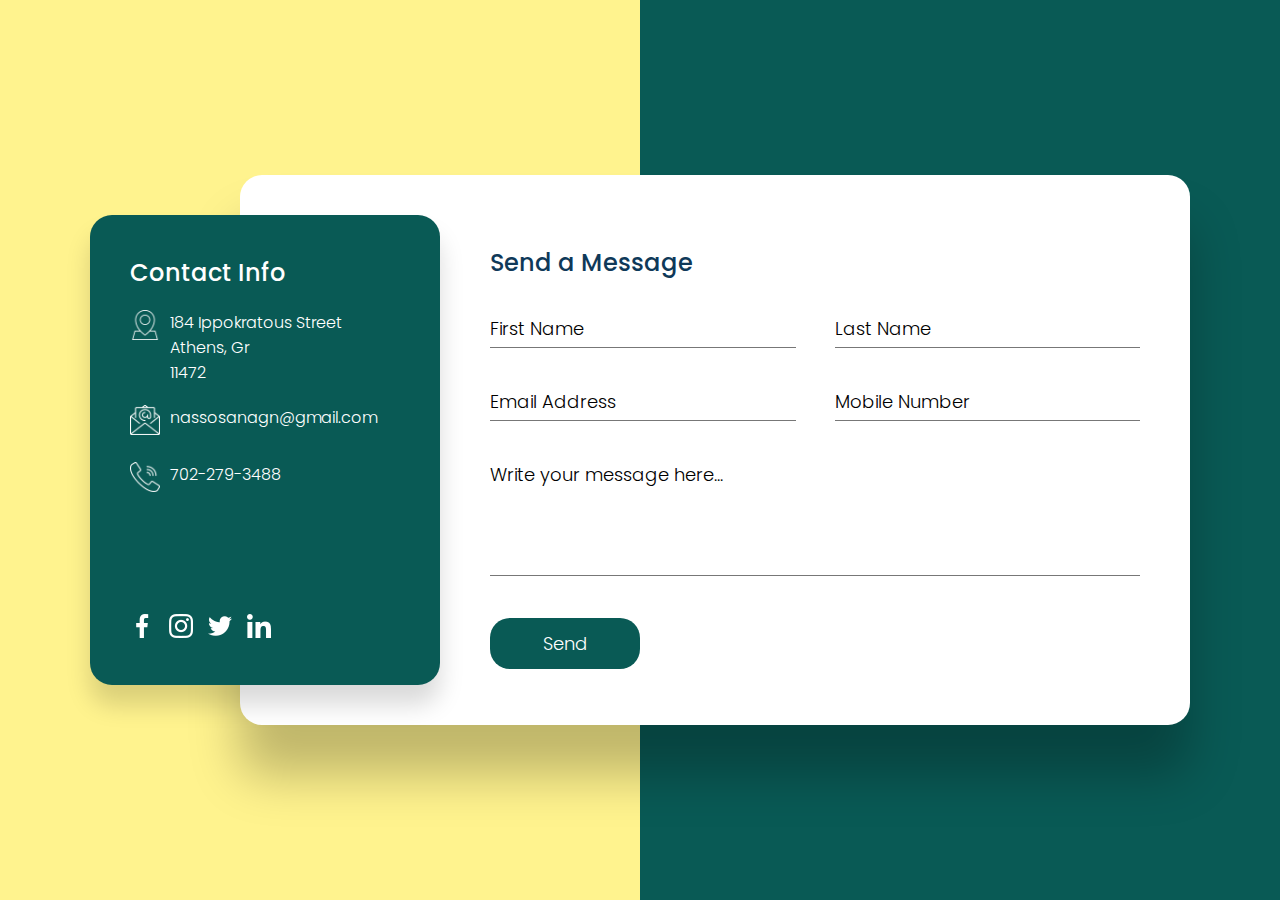
<file: Contact/contact.html>
<!doctype html>
<html>
    <head>
    <meta charset="utf-8">
    <meta name="viewport" content="width=device-width, initial-scale=1.0">
    <title> Contact Us</title>

    <!-- Bootstrap -->

    <link href="https://cdn.jsdelivr.net/npm/bootstrap@5.0.2/dist/css/bootstrap.min.css" rel="stylesheet" integrity="sha384-EVSTQN3/azprG1Anm3QDgpJLIm9Nao0Yz1ztcQTwFspd3yD65VohhpuuCOmLASjC" crossorigin="anonymous">
    <link rel="stylesheet" href="https://cdn.jsdelivr.net/npm/bootstrap-icons@1.10.3/font/bootstrap-icons.css">

    <!-- Bootstrap -->
    
    <link rel="shortcut icon" type="image/jpg" href="../images/news2.png"/>
    <style>
        @import url('https://fonts.googleapis.com/css2?family=Poppins:wght@200&display=swap');
        @import url('https://fonts.googleapis.com/css2?family=Poppins:wght@300&display=swap');
        @import url('https://fonts.googleapis.com/css2?family=Poppins:wght@400&display=swap');
        @import url('https://fonts.googleapis.com/css2?family=Poppins:wght@500&display=swap');
        @import url('https://fonts.googleapis.com/css2?family=Poppins:wght@600&display=swap');
        @import url('https://fonts.googleapis.com/css2?family=Poppins:wght@700&display=swap');
        @import url('https://fonts.googleapis.com/css2?family=Poppins:wght@800&display=swap');
        @import url('https://fonts.googleapis.com/css2?family=Poppins:wght@900&display=swap');
    </style>
    <link rel="stylesheet" href="contact.css">
    </head>
    <body>
        <section>
            <div class="container">
                <div class="contactInfo"> 
                    <div>
                        <h2>Contact Info</h2>
                        <ul class="info">
                            <li>
                                <span><img src="../images/location.png"></span>
                                <span>184 Ippokratous Street<br>
                                    Athens, Gr<br>
                                    11472</span>
                                </span>
                            </li>
                            <li>
                                <span><img src="../images/mail.png"></span>
                                <!-- <span>nassosanagn@gmail.com</span> -->
                                <span><a href = "mailto: nassosanagn@gmail.com">nassosanagn@gmail.com</a></span>
                            </li>
                            <li>
                                <span><img src="../images/call.png"></span>
                                <span>702-279-3488</span>
                            </li>

                        </ul>
                    </div>
                    <ul class="sci">
                        <li><a href="https://www.facebook.com/nassosanagn/"><img src="../images/1.png"></a></li>
                        <li><a href="https://www.instagram.com/nassosanagn_/?hl=el"><img src="../images/3.png"></a></li>
                        <li><a href="https://twitter.com/nassosanagn"><img src="../images/2.png"></a></li>
                        <li><a href="https://www.linkedin.com/in/nassos-anagnostopoulos-2b9631196/"><img src="../images/5.png"></a></li>
                        
                    </ul>
                </div>
                    <div class="contactForm">
                        <h2>Send a Message</h2>
                        <div class="formBox">
                        <div class="inputBox w50">
                            <input type="text" name="" required>
                            <span>First Name</span>
                        </div>
                        <div class="inputBox w50">
                            <input type="text" required>
                            <span>Last Name</span>
                        </div>
                        <div class="inputBox w50">
                            <input type="email" required>
                            <span>Email Address</span>
                        </div>
                        <div class="inputBox w50">
                            <input type="text" required>
                            <span>Mobile Number</span>
                        </div>
                        <div class="inputBox w100">
                            <textarea required></textarea>
                            <span>Write your message here...</span>
                        </div>
                        <div class="inputBox w100">
                            <input type="submit" value="Send">
                        </div>
                    </div>
                </div>
                    
                    
             
        </section>
    </body>
</html>
</file>
<file: Contact/contact.css>
/* @import url('http://fonts.googleapis.com/css2?family=Poppins:wght@200;300;400;500;600;700;800;900&display=swap'); */

*
{
    margin: 0;
    padding: 0;
    box-sizing: border-box;
    font-family: 'Poppins',sans-serif;
}

section
{
    display: flex;
    justify-content: center;
    align-items: center;
    min-height: 100vh;
    background-color: #095a55;

}
section::before
{
    content: '';
    position: absolute;
    top: 0;
    left: 0;
    width: 50%;
    height: 100%;
    background: #fff38e;
}

.container
{
    position: relative;
    min-width: 1100px;
    min-height: 550px;
    display: flex;
    z-index: 1000;
    /* border-radius: 22px; */
    /* background-color: #fff; */

}

.container .contactInfo
{
    position: absolute;
    top: 40px;
    width: 350px;
    height: calc(100% - 80px);
    background: #095a55;
    z-index: 1;
    padding: 40px;
    display: flex;
    justify-content: center;
    flex-direction: column;
    justify-content: space-between;
    box-shadow: 0 20px 25px rgba(0,0,0,0.15); 
    border-radius: 22px;
}

.container .contactInfo h2
{
    color: #fff;
    font-size:24px;
    font-weight: 500;
}

.container .contactInfo ul.info 
{
   position: relative;
   margin: 20px 0; 
}

.container .contactInfo ul.info li
{
   position: relative;
   list-style: none;
   display: flex;
   margin: 20px 0;
   cursor: pointer;
   align-items: flex-start;
}

.container .contactInfo ul.info li span:nth-child(1)
{
    width: 30px;
    min-width: 30px;
}

/* for gmail */
.container .contactInfo ul.info li span a
{
    color: #fff;
    text-decoration: none;
    width: 30px;
    min-width: 30px;
    
}

.container .contactInfo ul.info li span:nth-child(1) img
{
    max-width: 100%;
    filter: invert(1);
}

.container .contactInfo ul.info li span:nth-child(2)
{
    color: #fff;
    margin-left: 10px;
    font-weight: 300;
}

.container .contactInfo ul.sci
{
    position: relative;
    display: flex;
}

.container .contactInfo ul.sci li
{
   list-style: none;  
   margin-right: 15px;
}

.container .contactInfo ul.sci li a
{
   text-decoration: none;
}

.container .contactInfo ul.sci li a img
{
   filter: invert(1);
}

.container .contactForm
{
    position: absolute;
    padding: 70px 50px;
    padding-left: 250px;
    margin-left: 150px;
    width: calc(100% - 150px);
    height: 100%;
    background: #fff; 
    box-shadow: 0 50px 50px rgba(0,0,0,0.25);
    border-radius: 22px;
}

.container .contactForm h2
{
    color: #0f3959;
    font-size: 24px;
    font-weight: 500;
}

.container .contactForm .formBox
{
    position: relative;
    display: flex;
    justify-content: space-between;
    flex-wrap: wrap;
    padding-top: 30px;
}

.container .contactForm .formBox .inputBox
{
    position: relative;
    margin-bottom: 35px;
}

.container .contactForm .formBox .inputBox.w50
{
    width: 47%;
}

.container .contactForm .formBox .inputBox.w100
{
    width: 100%;
}

.container .contactForm .formBox .inputBox input,
.container .contactForm .formBox .inputBox textarea 
{
    width: 100%;
    resize: none;
    padding: 5px 0;
    font-size: 18px;
    font-weight: 300;
    color: #333;
    border: none;
    outline: none;
    border-bottom: 1px solid #777;
}

.container .contactForm .formBox .inputBox textarea 
{
    height: 120px;
}

.container .contactForm .formBox .inputBox span 
{
    position: absolute;
    left: 0;
    padding: 5px 0;
    pointer-events: none;
    font-size: 18px;
    font-weight: 300;
    transition: 0.3s;
}

.container .contactForm .formBox .inputBox input:focus ~ span,
.container .contactForm .formBox .inputBox input:valid ~ span,
.container .contactForm .formBox .inputBox textarea:focus ~ span, 
.container .contactForm .formBox .inputBox textarea:valid ~ span
{
    transform: translateY(-20px);
    font-size:  12px;
    font-weight: 400;
    letter-spacing: 1px;
    color: #095a55;
    font-weight: 500;
} 

/* Css for the submit button */
.container .contactForm .formBox .inputBox input[type="submit"]         
{
    position: relative;
    cursor: pointer;
    background: #095a55;
    border-radius: 20px;
    color: #fff;
    border: none;
    max-width: 150px;
    padding: 12px;

}

.container .contactForm .formBox .inputBox input[type="submit"]:hover{
    background: #0d9480;
}

/* make the form responsive */
@media (max-width: 1200px)
{
    .container
    {
        width: 90%;
        min-width: auto;
        margin: 20px;
        box-shadow: 0 20px 50px rgba(0,0,0,0.2);
    }

    .container .contactInfo
    {
        top: 0;
        height: 550px;
        position: relative;
        box-shadow: none;
        border-radius: 0px;
    }

    .container .contactForm
    {
        position: relative;
        width: calc(100% - 350px);
        padding-left: 0;
        margin-left: 0;
        padding: 40px;
        height: 550px;
        box-shadow: none;
        border-radius: 0px;
    }
}

@media (max-width: 991px)
{
    section
    {
        display: flex;
        justify-content: center;
        align-items: center;
        min-height: 100vh;
        background: #fff38e;
    }

    section::before
    {
        display: none;
    }

    .container
    {
        display: flex;
        flex-direction: column-reverse;
    }

    .container .contactForm
    {
        width: 100%;
        height: auto;
        border-radius: 0px;
    }

    .container .contactInfo
    {
        width: 100%;
        height: auto;
        flex-direction: row;
        border-radius: 0px;
    }
    .container .contactInfo ul.sci
    {
       position: relative;
       display: flex;
       justify-content: center;
       align-items: center;
    }
}

@media (max-width: 600px)
{
    .container .contactForm
    {
        padding: 25px;
    }

    .container .contactInfo{
        padding: 25px;
        flex-direction: column;
        align-items: flex-start;
    }

    .container .contactInfo ul.sci
    {
        margin-top: 40px;
    }

    .container .contactForm .formBox .inputBox.w50
    {
        width: 100%;
    }
}
</file>
